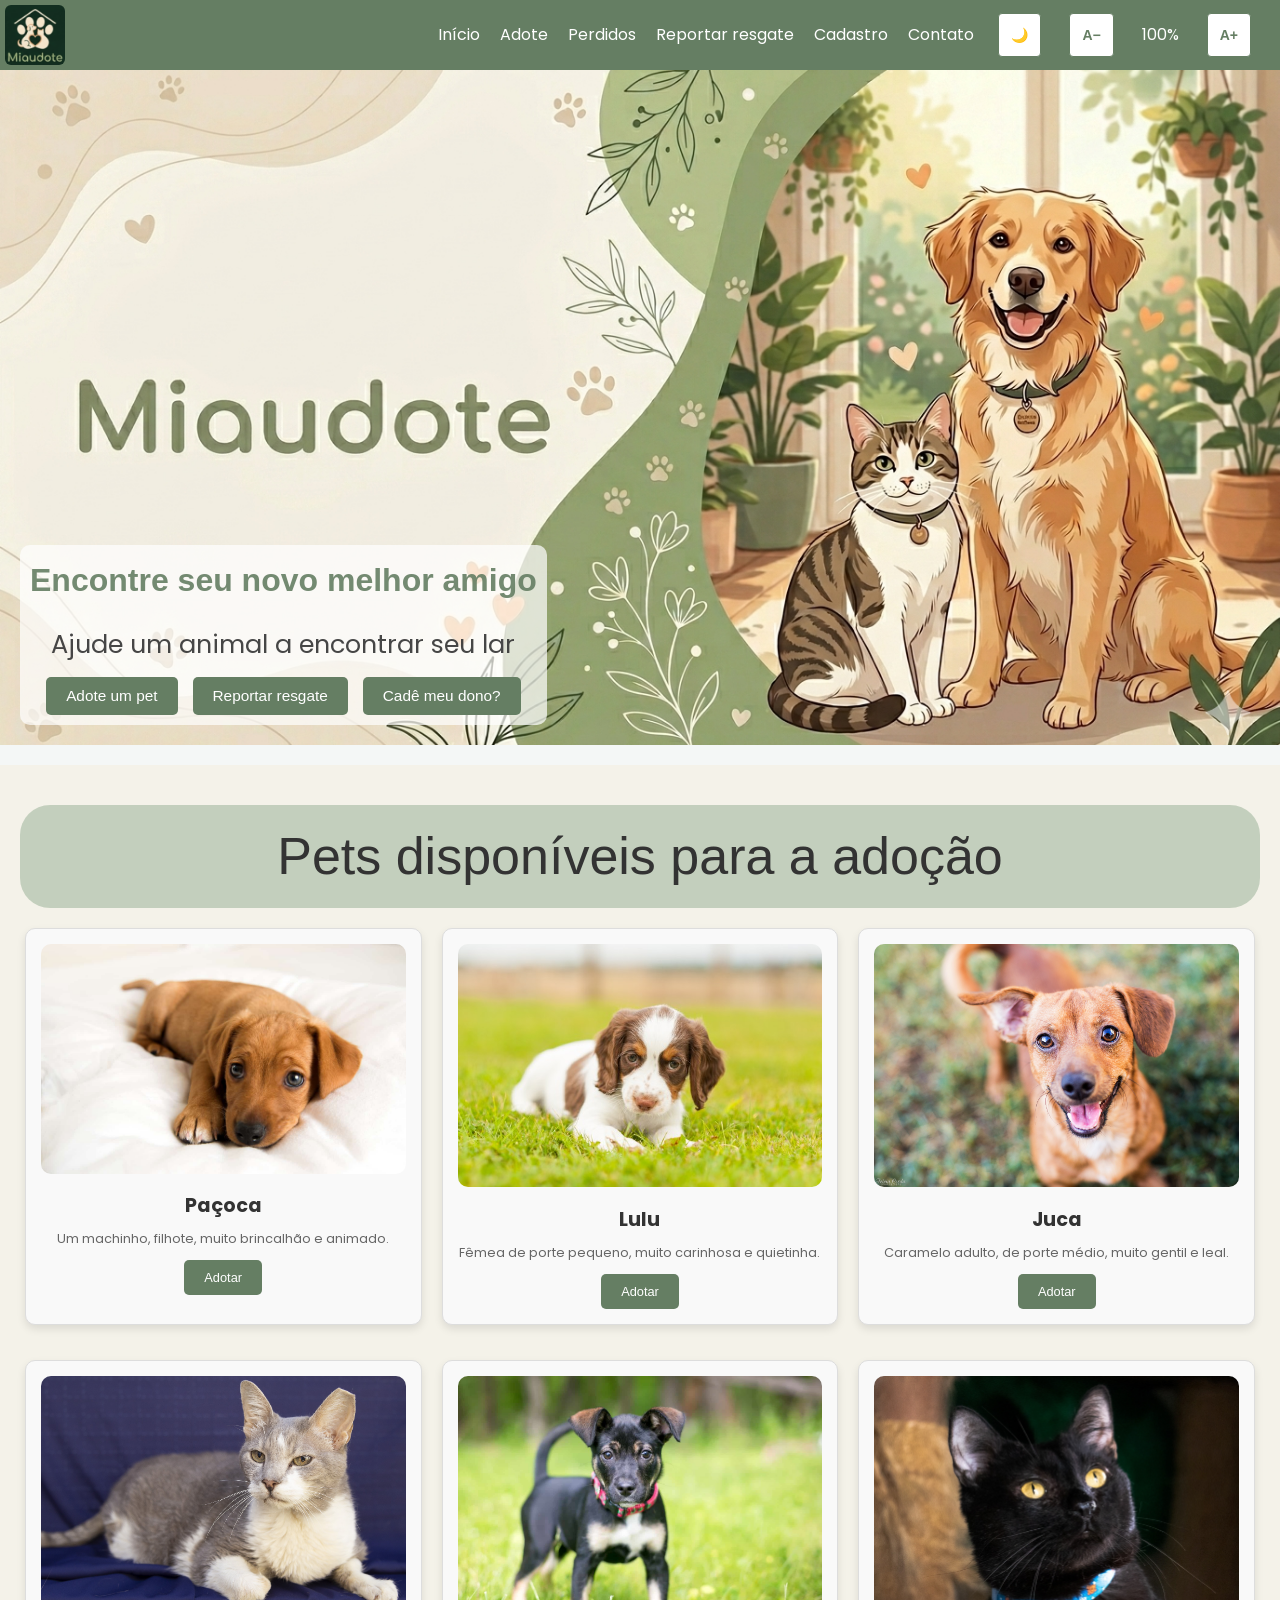
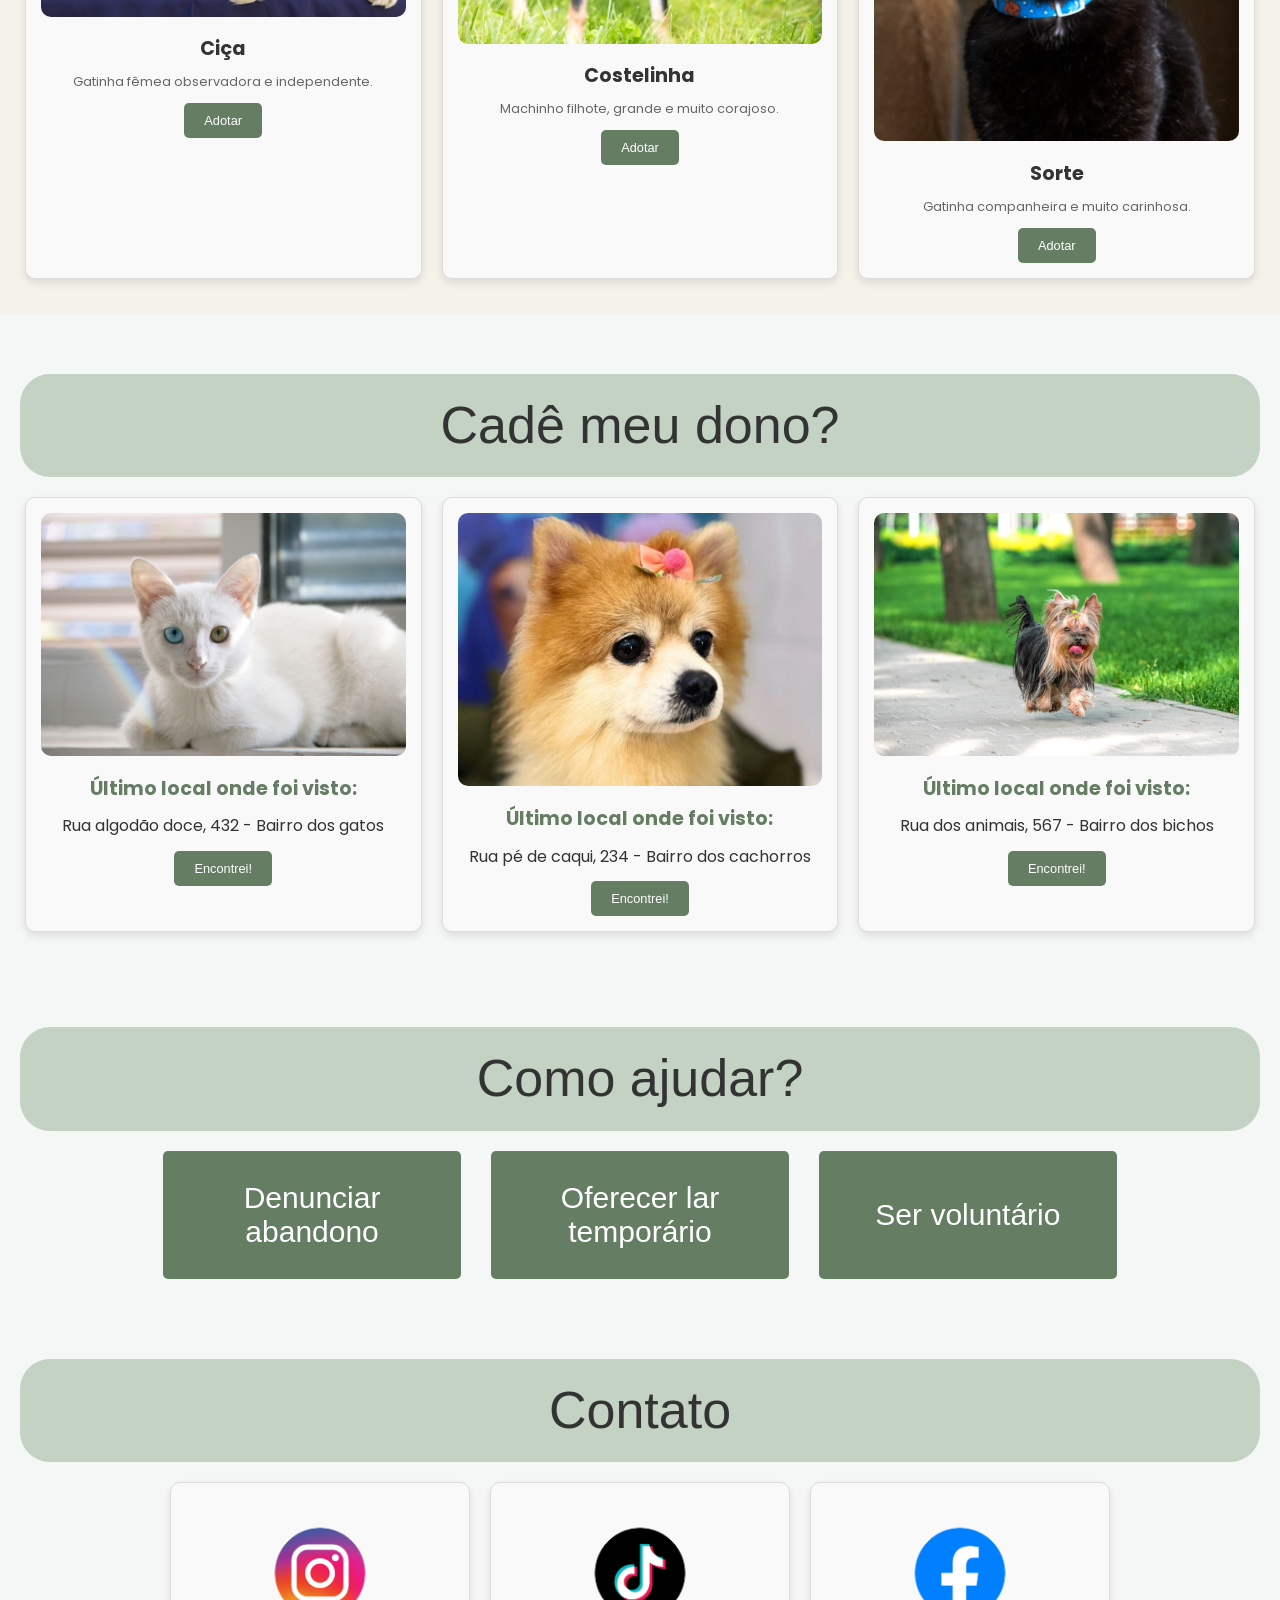
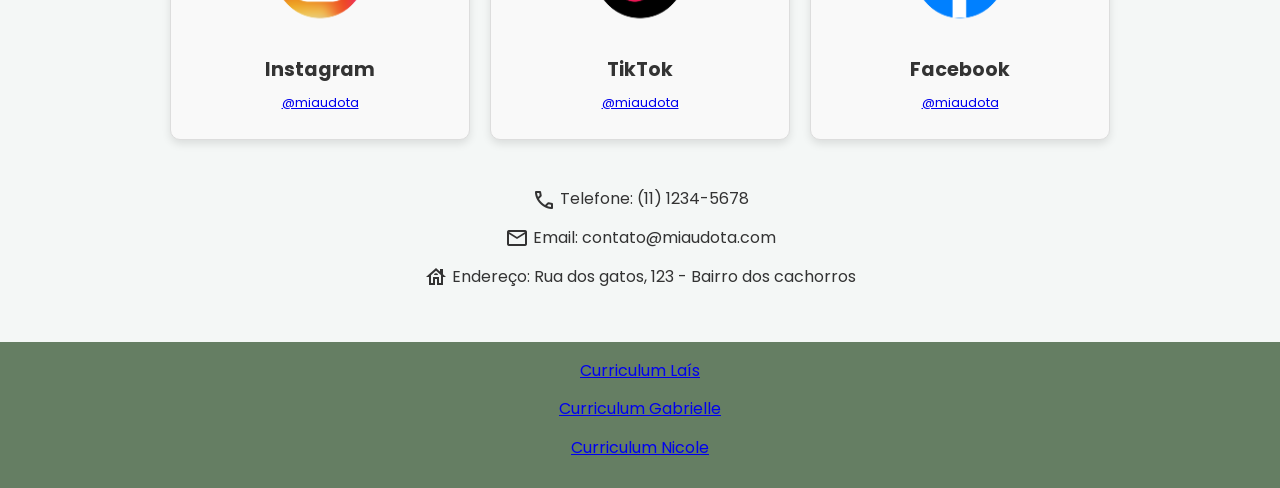
<file: index.html>
<!DOCTYPE html>
<html lang="pt-br">
<head>
    <meta charset="UTF-8">
    <meta name="viewport" content="width=device-width, initial-scale=1.0">
    <link rel="stylesheet" href="style.css">
    <link rel="stylesheet" href="acessibilidade.css">
    <link rel="stylesheet" href="https://fonts.googleapis.com/css2?family=Material+Symbols+Outlined:opsz,wght,FILL,GRAD@20..48,100..700,0..1,-50..200&icon_names=call,house,mail" />
    <title>Miaudota</title>
</head>
<body>
<!--cabeçalho/menu-->
  <header>
    <img class="logo" src="imagens/logo2.png" alt="Miaudota">
    <nav>
      <ul>
        <li><a href="#inicio">Início</a></li>
        <li><a href="#adote">Adote</a></li>
        <li><a href="#perdidos">Perdidos</a></li>
        <li><a href="cadastro.html">Reportar resgate</a></li>
        <li><a href="cadastro.html">Cadastro</a></li>
        <li><a href="#contato">Contato</a></li>
        <li><button class="btn-acessibilidade" onclick="alternarTema()" id="btn-tema" aria-label="Alternar tema claro/escuro e alto contraste">🌙</button></li>
        <li><button class="btn-acessibilidade" onclick="diminuirFonte()" aria-label="Diminuir tamanho da fonte">A−</button></li>
        <li><span id="status-fonte" style="margin: 0 4px; color: white;">100%</span></li>
        <li><button class="btn-acessibilidade" onclick="aumentarFonte()" aria-label="Aumentar tamanho da fonte">A+</button></li>
     </ul>
    </nav>
  </header>
<!--Seção 1-->
  <section id="inicio" class="secao1">
    <div class ="conteudo-secao1">
      <h1>Encontre seu novo melhor amigo</h1>
      <p>Ajude um animal a encontrar seu lar</p>
      <div class="botoessecao1">
        <button onclick="document.getElementById('adote').scrollIntoView({behavior: 'smooth'})">Adote um pet</button>
        <button onclick="window.location.href='cadastro.html'">Reportar resgate</button>
        <button onclick="document.getElementById('perdidos').scrollIntoView({behavior: 'smooth'})">Cadê meu dono?</button>
      </div>
    </div>
  </section>
<!--Seção 2-->
  <section id="adote" class="secao2">
    <h2 class="titulosecao2">Pets disponíveis para a adoção</h2>
    <div class="divCards">
      <div class="card">
        <img src="imagens/adotar01.jpg" alt="Animal 1" width="200" height="150">
        <h3>Paçoca</h3>
        <p>Um machinho, filhote, muito brincalhão e animado.</p>
        <button onclick="document.getElementById('contato').scrollIntoView({behavior: 'smooth'})">Adotar</button>
      </div>
      <div class="card">
        <img src="imagens/adotar02.jpg" alt="Animal 2">
        <h3>Lulu</h3>
        <p>Fêmea de porte pequeno, muito carinhosa e quietinha.</p>
        <button onclick="document.getElementById('contato').scrollIntoView({behavior: 'smooth'})">Adotar</button>
      </div>
      <div class="card">
        <img src="imagens/adotar03.jpg" alt="Animal 3">
        <h3>Juca</h3>
        <p>Caramelo adulto, de porte médio, muito gentil e leal.</p>
        <button onclick="document.getElementById('contato').scrollIntoView({behavior: 'smooth'})">Adotar</button>
      </div>
      <div class="card">
        <img src="imagens/adotar04.jpg" alt="Animal 4">
        <h3>Ciça</h3>
        <p>Gatinha fêmea observadora e independente.</p>
        <button onclick="document.getElementById('contato').scrollIntoView({behavior: 'smooth'})">Adotar</button>
      </div>
      <div class="card">
        <img src="imagens/adotar05.jpg" alt="Animal 5">
        <h3>Costelinha</h3>
        <p>Machinho filhote, grande e muito corajoso.</p>
        <button onclick="document.getElementById('contato').scrollIntoView({behavior: 'smooth'})">Adotar</button>
      </div>
      <div class="card">
        <img src="imagens/adotar08.jpg" alt="Animal 6 ">
        <h3>Sorte</h3>
        <p>Gatinha companheira e muito carinhosa.</p>
        <button onclick="document.getElementById('contato').scrollIntoView({behavior: 'smooth'})">Adotar</button>
      </div>
    </div>
  </section>
<!--Seção 3-->
  <section id="perdidos" class="secao3">
    <h2 class="titulo-secao3">Cadê meu dono?</h2>
    <div class="divCards">
      <div class="card">
        <img src="imagens/adotar07.jpg" alt="Perdido 1">
        <h3>Último local onde foi visto:</h3>
        <p>Rua algodão doce, 432 - Bairro dos gatos</p>
        <button onclick="document.getElementById('contato').scrollIntoView({behavior: 'smooth'})">Encontrei!</button>
      </div>
      <div class="card">
        <img src="imagens/adotar06.jpg" alt="Perdido 2">
        <h3>Último local onde foi visto:</h3>
        <p>Rua pé de caqui, 234 - Bairro dos cachorros</p>
        <button onclick="document.getElementById('contato').scrollIntoView({behavior: 'smooth'})">Encontrei!</button>
      </div>
      <div class="card">
        <img src="imagens/adotar09.jpg" alt="Perdido 3">
        <h3>Último local onde foi visto:</h3>
        <p>Rua dos animais, 567 - Bairro dos bichos</p>
        <button onclick="document.getElementById('contato').scrollIntoView({behavior: 'smooth'})">Encontrei!</button>
      </div>
    </div>
  </section>
  <!--seção 4-->
  <section id="resgate" class="secao4">
    <h2 class="titulo-secao4">Como ajudar?</h2>
    <div class="botoessecao4">
        <button onclick="window.location.href='cadastro.html'">Denunciar abandono</button>
        <button onclick="document.getElementById('contato').scrollIntoView({behavior: 'smooth'})">Oferecer lar temporário</button>
        <button onclick="document.getElementById('contato').scrollIntoView({behavior: 'smooth'})">Ser voluntário</button>
    </div>
  </section>
  <section id="contato" class="secao5">
    <h2 class="titulosecao5">Contato</h2>
    <div class="divCards">
      <div class="card">
        <img src="imagens/iconinstagram.png" alt="Instagram" width="150" height="150">
        <h3>Instagram</h3>
        <p><a href="https://www.instagram.com" target="_blank">@miaudota</a></p>
      </div>
      <div class="card">
        <img src="imagens/icontiktok.png" alt="TikTok" width="150" height="150">
        <h3>TikTok</h3>
        <p><a href="https://www.tiktok.com" target="_blank">@miaudota</a></p>
      </div>
      <div class="card">
        <img src="imagens/iconfacebook.png" alt="Facebook" width="150" height="150">
        <h3>Facebook</h3>
        <p><a href="https://www.facebook.com" target="_blank">@miaudota</a></p>
      </div>
    </div>
    <div class="contatos">
      <p><span class="material-symbols-outlined">call</span>Telefone: (11) 1234-5678</p>
      <p><span class="material-symbols-outlined">mail</span>Email: contato@miaudota.com</p>
      <p><span class="material-symbols-outlined">house</span>Endereço: Rua dos gatos, 123 - Bairro dos cachorros</p>
    </div>
  </section>
  <footer>
    <p><a href="https://rochalais.github.io/front_end/" target="_blank">Curriculum Laís</a></p>
    <p><a href="https://brieossa-dev.github.io/briossa-dev.github.io/" target="_blank">Curriculum Gabrielle</a></p>
    <p><a href="https://niicolegimenez.github.io/NicoleGimenez.github.io/" target="_blank">Curriculum Nicole</a></p>
  </footer>
  
  <script src="codigo.js"></script>
</body>
</html>
</file>
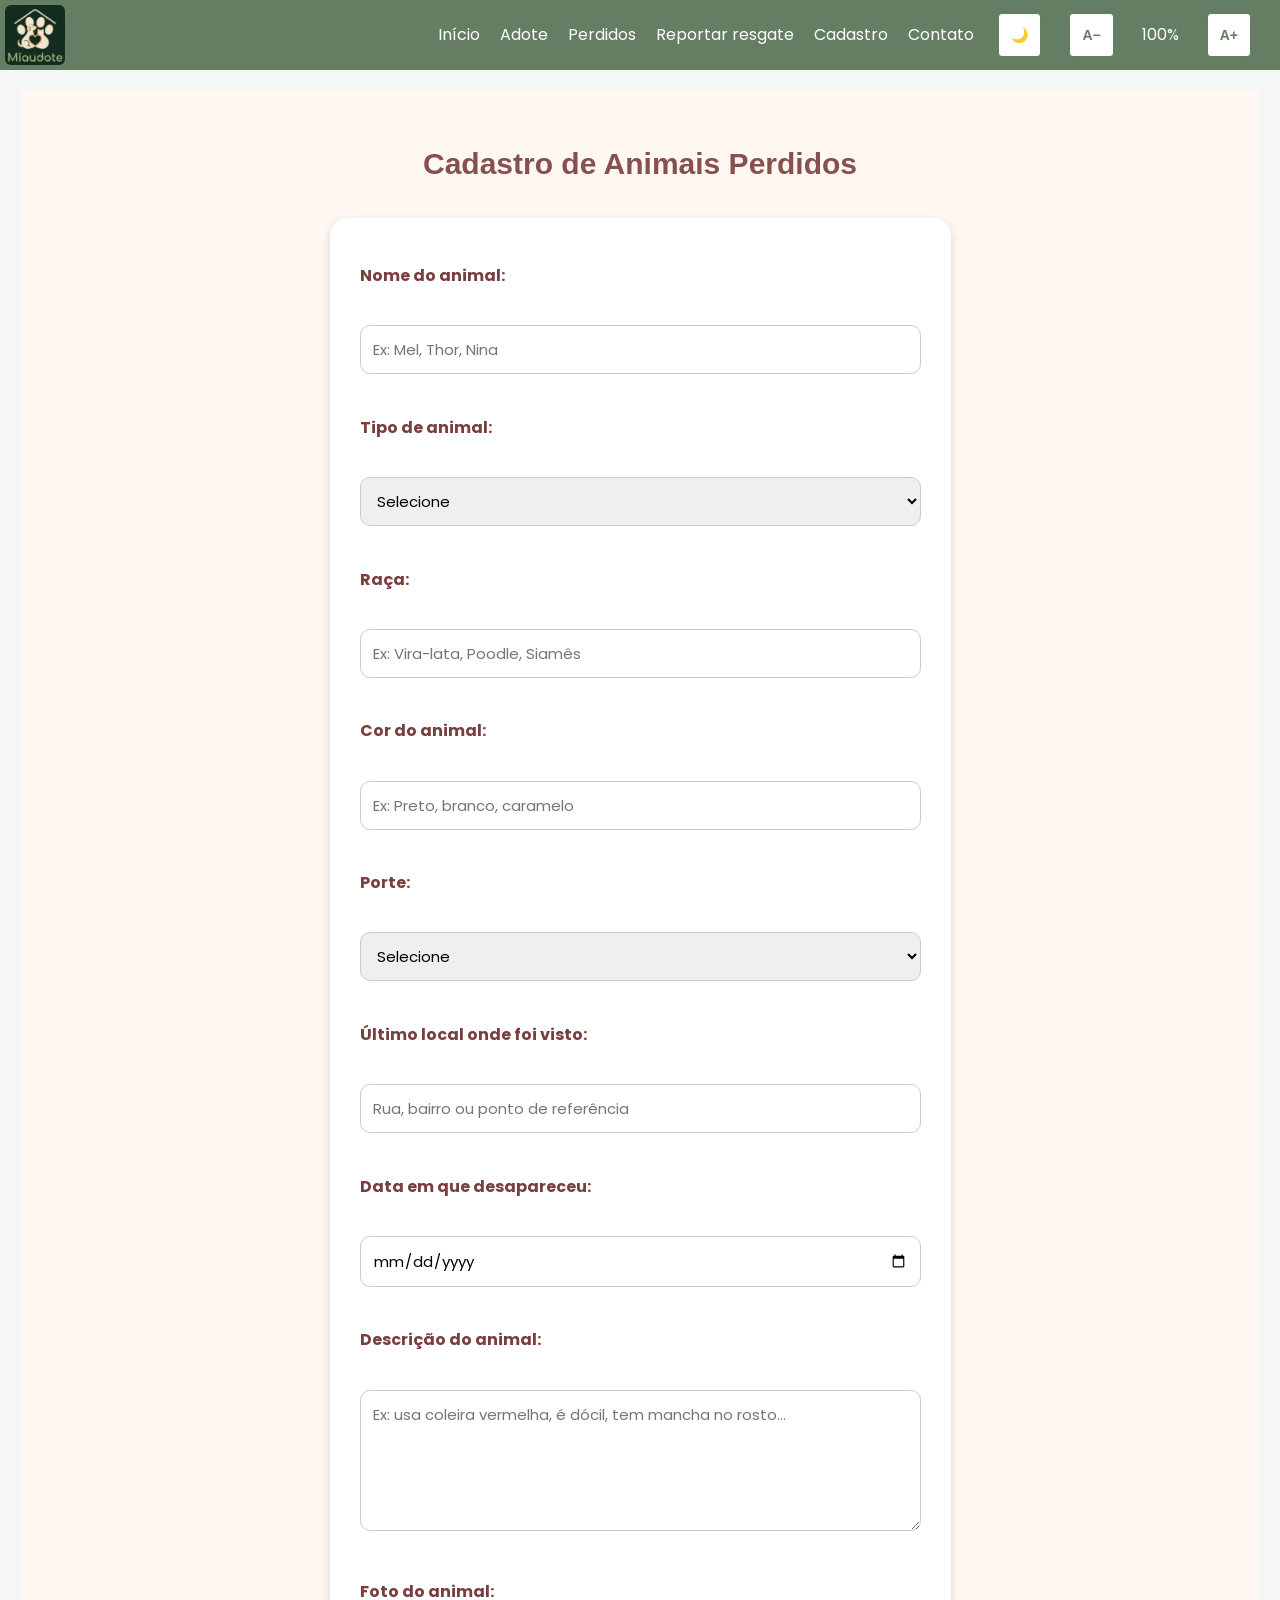
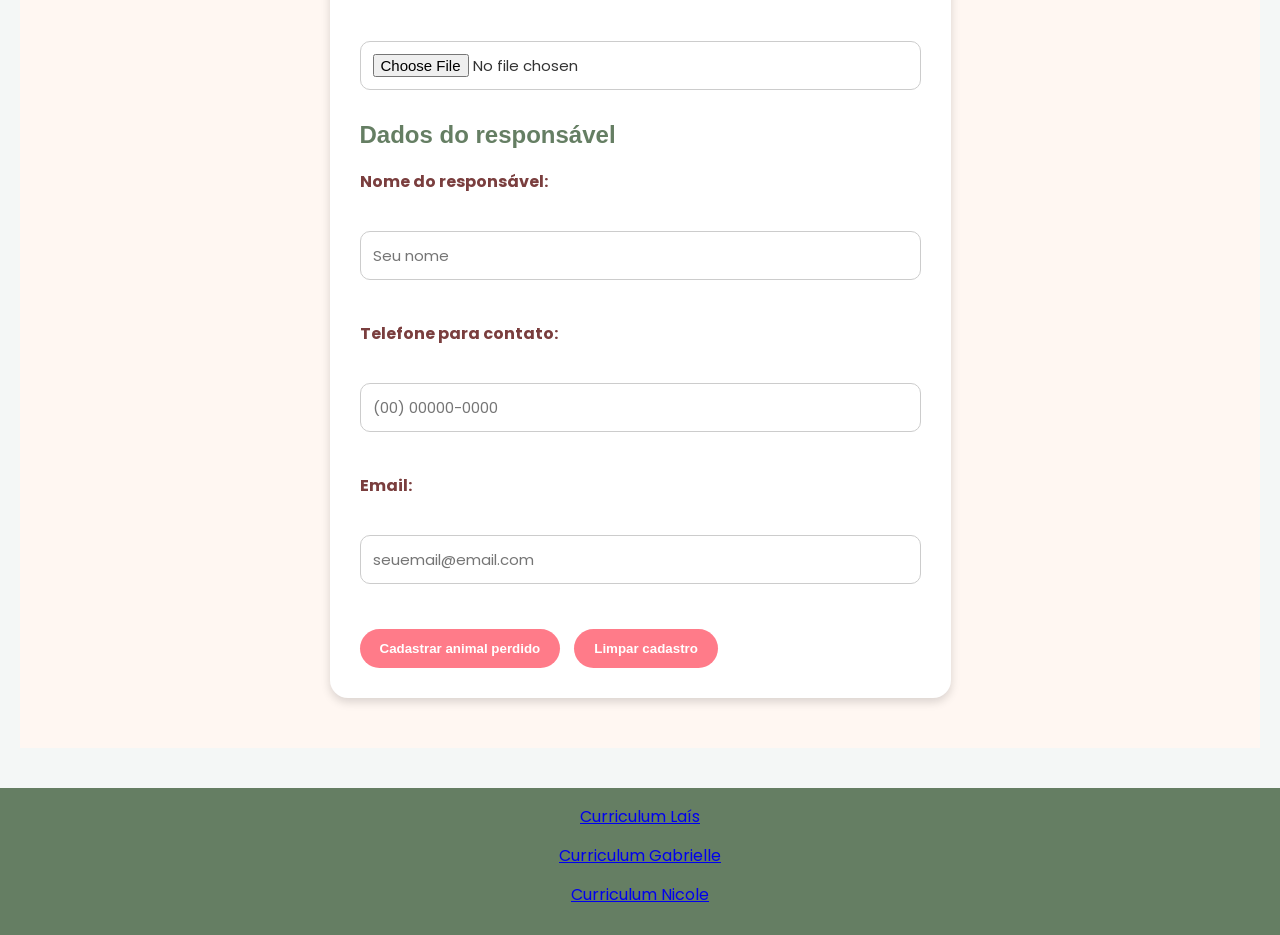
<file: cadastro.html>
<!DOCTYPE html>
<html lang="pt-br">
<head>
    <meta charset="UTF-8">
    <meta name="viewport" content="width=device-width, initial-scale=1.0">
    <link rel="stylesheet" href="style.css">
    <link rel="stylesheet" href="cadastro.css">
    <link rel="stylesheet" href="acessibilidade.css">
    <title>Cadastro</title>
</head>
<body>
  <header>
    <img class="logo" src="imagens/logo2.png" alt="Miaudota">
    <nav>
      <ul>
        <li><a href="index.html">Início</a></li>
        <li><a href="index.html#adote">Adote</a></li>
        <li><a href="index.html#perdidos">Perdidos</a></li>
        <li><a href="index.html#resgate">Reportar resgate</a></li>
        <li><a href="cadastro.html">Cadastro</a></li>
        <li><a href="index.html#contato">Contato</a></li>
        <li><button class="btn-acessibilidade" onclick="alternarTema()" id="btn-tema" aria-label="Alternar tema claro/escuro e alto contraste">🌙</button></li>
        <li><button class="btn-acessibilidade" onclick="diminuirFonte()" aria-label="Diminuir tamanho da fonte">A−</button></li>
        <li><span id="status-fonte" style="margin: 0 4px; color: white;">100%</span></li>
        <li><button class="btn-acessibilidade" onclick="aumentarFonte()" aria-label="Aumentar tamanho da fonte">A+</button></li>
     </ul>
    </nav>
  </header>
  <main>
  <section id="cadastroAnimal">
    <h1>Cadastro de Animais Perdidos</h1>
    <form action="login.html">
      <div>
        <label for="nomeAnimal">Nome do animal:</label><br>
        <input type="text" id="nomeAnimal" name="nomeAnimal" placeholder="Ex: Mel, Thor, Nina">
      </div>
      <br>
      <div>
        <label for="tipoAnimal">Tipo de animal:</label><br>
        <select id="tipoAnimal" name="tipoAnimal">
          <option value="">Selecione</option>
          <option value="cachorro">Cachorro</option>
          <option value="gato">Gato</option>
          <option value="outro">Outro</option>
        </select>
      </div>
      <br>
      <div>
        <label for="raca">Raça:</label><br>
        <input type="text" id="raca" name="raca" placeholder="Ex: Vira-lata, Poodle, Siamês">
      </div>
      <br>
      <div>
        <label for="cor">Cor do animal:</label><br>
        <input type="text" id="cor" name="cor" placeholder="Ex: Preto, branco, caramelo">
      </div>
      <br>
      <div>
        <label for="porte">Porte:</label><br>
        <select id="porte" name="porte">
          <option value="">Selecione</option>
          <option value="pequeno">Pequeno</option>
          <option value="medio">Médio</option>
          <option value="grande">Grande</option>
        </select>
      </div>
      <br>
      <div>
        <label for="localPerdido">Último local onde foi visto:</label><br>
        <input type="text" id="localPerdido" name="localPerdido" placeholder="Rua, bairro ou ponto de referência">
      </div>
      <br>
      <div>
        <label for="dataPerdido">Data em que desapareceu:</label><br>
        <input type="date" id="dataPerdido" name="dataPerdido">
      </div>
      <br>
      <div>
        <label for="descricao">Descrição do animal:</label><br>
        <textarea id="descricao" name="descricao" rows="5" cols="40" placeholder="Ex: usa coleira vermelha, é dócil, tem mancha no rosto..."></textarea>
      </div>
      <br>
      <div>
        <label for="fotoAnimal">Foto do animal:</label><br>
        <input type="file" id="fotoAnimal" name="fotoAnimal">
      </div>
      <br>
      <h2>Dados do responsável</h2>
      <div>
        <label for="nomeResponsavel">Nome do responsável:</label><br>
        <input type="text" id="nomeResponsavel" name="nomeResponsavel" placeholder="Seu nome">
      </div>

      <br>
      <div>
        <label for="telefone">Telefone para contato:</label><br>
        <input type="tel" id="telefone" name="telefone" placeholder="(00) 00000-0000">
      </div>
      <br>
      <div>
        <label for="email">Email:</label><br>
        <input type="email" id="email" name="email" placeholder="seuemail@email.com">
      </div>
      <br>
      <button type="submit">Cadastrar animal perdido</button>
      <button type="reset">Limpar cadastro</button>
    </form>
  </section>
  </main>
  <footer>
    <p><a href="https://rochalais.github.io/front_end/" target="_blank">Curriculum Laís</a></p>
    <p><a href="https://brieossa-dev.github.io/briossa-dev.github.io/" target="_blank">Curriculum Gabrielle</a></p>
    <p><a href="https://niicolegimenez.github.io/NicoleGimenez.github.io/" target="_blank">Curriculum Nicole</a></p>
  </footer>
  
  <script src="codigo.js"></script>
</body>
</html>
</file>
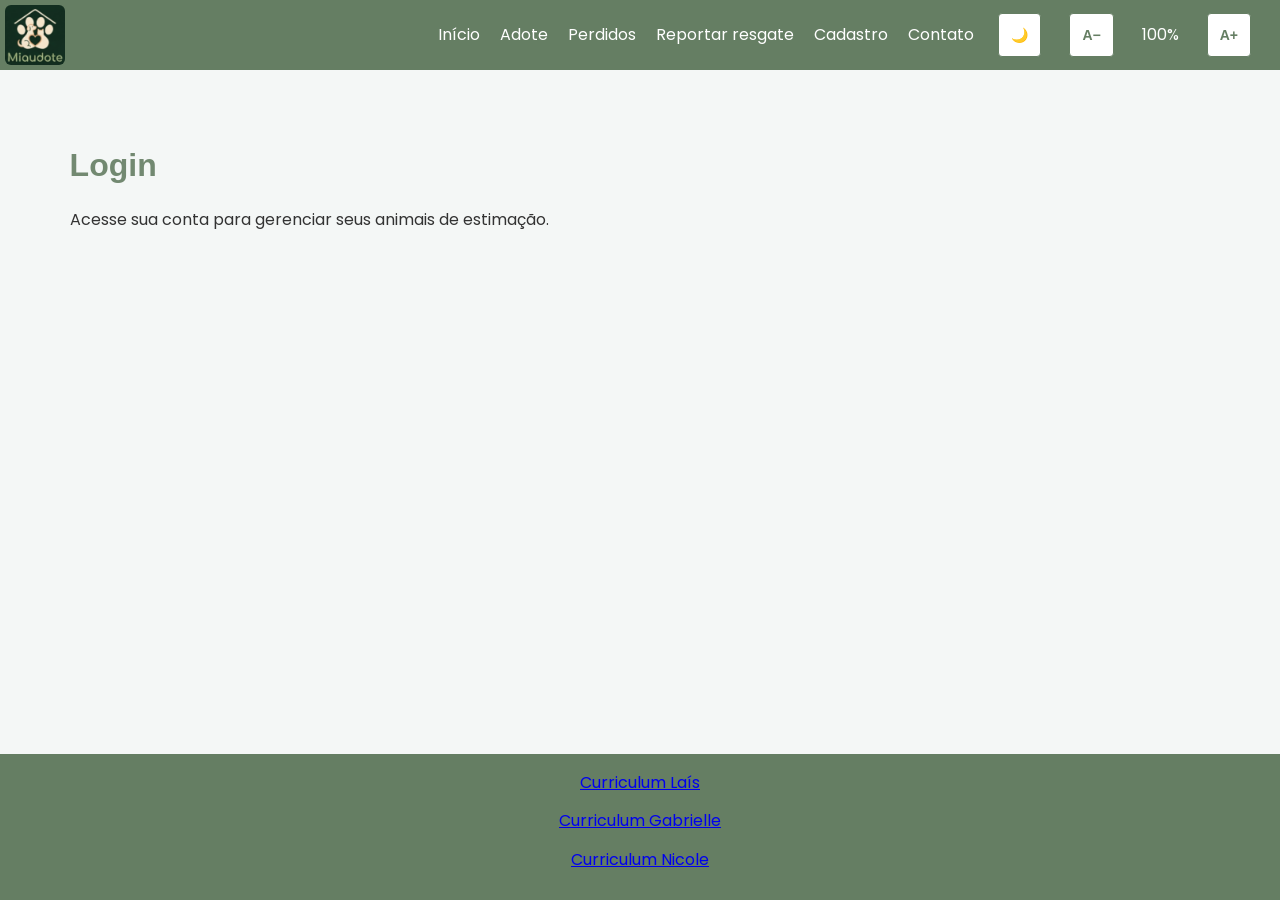
<file: login.html>
<!DOCTYPE html>
<html lang="pt-br">
<head>
    <meta charset="UTF-8">
    <meta name="viewport" content="width=device-width, initial-scale=1.0">
    <link rel="stylesheet" href="style.css">
    <link rel="stylesheet" href="acessibilidade.css">
    <title>Login - Miaudota</title>
</head>
<body>
  <header>
    <img class="logo" src="imagens/logo2.png" alt="Miaudota">
    <nav>
      <ul>
        <li><a href="index.html">Início</a></li>
        <li><a href="index.html#adote">Adote</a></li>
        <li><a href="index.html#perdidos">Perdidos</a></li>
        <li><a href="index.html#resgate">Reportar resgate</a></li>
        <li><a href="cadastro.html">Cadastro</a></li>
        <li><a href="index.html#contato">Contato</a></li>
        <li><button class="btn-acessibilidade" onclick="alternarTema()" id="btn-tema" aria-label="Alternar tema claro/escuro e alto contraste">🌙</button></li>
        <li><button class="btn-acessibilidade" onclick="diminuirFonte()" aria-label="Diminuir tamanho da fonte">A−</button></li>
        <li><span id="status-fonte" style="margin: 0 4px; color: white;">100%</span></li>
        <li><button class="btn-acessibilidade" onclick="aumentarFonte()" aria-label="Aumentar tamanho da fonte">A+</button></li>
     </ul>
    </nav>
  </header>
  
  <main>
    <section id="login">
      <h1>Login</h1>
      <p>Acesse sua conta para gerenciar seus animais de estimação.</p>
    </section>
  </main>
  
  <footer>
    <p><a href="https://rochalais.github.io/front_end/" target="_blank">Curriculum Laís</a></p>
    <p><a href="https://brieossa-dev.github.io/briossa-dev.github.io/" target="_blank">Curriculum Gabrielle</a></p>
    <p><a href="https://niicolegimenez.github.io/NicoleGimenez.github.io/" target="_blank">Curriculum Nicole</a></p>
  </footer>
  
  <script src="codigo.js"></script>
</body>
</html>
</file>
<file: style.css>
@import url('https://fonts.googleapis.com/css2?family=Cause:wght@400;700&family=Poppins:wght@100;400&display=swap');
*{
  margin: 0;
  padding: 0;
  box-sizing: border-box;
}

h1 {
  font-family: "Cause", sans-serif;
  font-size: 3vw;
  color: #657E63;
  opacity: 0.9;
  margin-bottom: 5px;
}

h2 {
  font-family: "Cause", sans-serif;
}

body {
  font-family: "Poppins", sans-serif;
  background-color: #F4F2E9;
  color: #333;
}

header {
  background-color: #657E63;
  width: 100%;
  padding: 5px;
  display: flex;
  align-items: center;
  justify-content: space-between;
}

header ul {
  list-style: none;
  display: flex;
  gap: 20px;
  margin-right: 20px;
  background-color: #657E63;
}

header a {
  color: #333;
  text-decoration: none;
}

header a:hover {
  color: #4d664d;
}

.logo {
  width: 60px;
  height: 60px;
  margin-left: 0px;
  border-radius: 10%;
}

section {
  width: 100%;
  display: flex;
  flex-direction: column;
  padding: 4%;
}

.secao1 {
  background-image: url('imagens/bannersite.png');
  background-size: cover;
  background-position: center;
  height: 75vh;
  align-items: flex-start;
  justify-content: flex-end;
  padding: 20px;
}

.secao1 .conteudo-secao1 {
  display: flex;
  flex-direction: column;
  justify-content: flex-start;
  align-items: center;
  background-color: rgba(255, 255, 255, 0.7);
  border-radius: 10px;
  padding: 10px;
}

.secao1 p {
  font-size: 2vw;
  color: #333;
  opacity: 0.9;
  margin-bottom: 10px;
}

.secao1 .botoessecao1 {
  display: flex;
  flex-direction: row;
  gap: 15px;
  align-items: center;
}

.secao1 .botoessecao1 button {
  padding: 10px 20px;
  font-size: 1.2vw;
  color: #fff;
  background-color: #657E63;
  border: none;
  border-radius: 5px;
  cursor: pointer;
  transition: background-color 0.3s ease;
}

.secao1 .botoessecao1 button:hover {
  background-color: #4d664d;
  opacity: 1;
}

  .titulosecao2 {
    font-size: 52px;
    font-weight: 500;
    color: #333;
    text-align: center;
    background-color: rgba(148, 173, 146, 0.5);
    border-radius: 30px;
    padding: 10px 30px ;
    margin: 20px 0;
    width: 100%;
}

.secao2 {
  align-items: center;
  background-color: #F4F2E9;
  padding: 20px;
}

.secao2 .divCards {
  display: flex;
  flex-wrap: wrap;
  gap: 20px;
  justify-content: center;
  flex-direction: row;
}

.secao2 .divCards .card {
  background-color: #f9f9f9;
  border-radius: 10px;
  box-shadow: 0 4px 8px rgba(0, 0, 0, 0.1);
  width: 32%;
  padding: 15px;
  text-align: center;
  justify-content: center;
}

.secao2 .divCards .card img {
  width: 100%;
  height: auto;
  border-radius: 10px;
  margin-bottom: 10px;
  max-width: 500px;
}

.secao2 .divCards .card h3 {
  font-size: 1.5vw;
  color: #333;
  margin-bottom: 5px;
}

.secao2 .divCards .card p {
  font-size: 1vw;
  color: #666;
  margin-bottom: 10px;
}

.secao2 .divCards .card button {
  padding: 10px 20px;
  font-size: 1vw;
  color: #fff;
  background-color: #657E63;
  border: none;
  border-radius: 5px;
  cursor: pointer;
}

.secao2 .divCards .card button:hover {
  background-color: #4d664d;
  opacity: 1;
}

.secao3 {
  padding: 20px;
}

.secao3 .titulo-secao3 {
  font-size: 52px;
  font-weight: 500;
  color: #333;
  text-align: center;
  background-color: rgba(148, 173, 146, 0.5);
  border-radius: 30px;
  padding: 10px 30px;
  margin: 20px 0;
  width: 100%;
}

.secao3 .divCards {
  display: flex;
  flex-wrap: wrap;
  gap: 20px;
  justify-content: center;
  flex-direction: row;
}

.secao3 .card {
  background-color: #f9f9f9;
  border-radius: 10px;
  box-shadow: 0 4px 8px rgba(0, 0, 0, 0.1);
  width: 32%;
  padding: 15px;
  text-align: center;
  justify-content: center;
}

.secao3 .card img {
  width: 100%;
  height: auto;
  border-radius: 10px;
  margin-bottom: 10px;
  max-width: 500px;
}

.secao3 .card button {
  padding: 10px 20px;
  font-size: 1vw;
  color: #fff;
  background-color: #657E63;
  border: none;
  border-radius: 5px;
  cursor: pointer;
}

.secao3 .card button:hover {
  background-color: #4d664d;
  opacity: 1;
}

.secao4 {
  padding: 20px;
  align-items: center;
}

.secao4 .titulo-secao4 {
  font-size: 52px;
  font-weight: 500;
  color: #333;
  text-align: center;
  background-color: rgba(148, 173, 146, 0.5);
  border-radius: 30px;
  padding: 10px 30px;
  margin: 20px 0;
  width: 100%;
}

.secao4 .botoessecao4 {
  display: flex;
  justify-content: center;
  gap: 30px;
  flex-direction: row;
}

.secao4 .botoessecao4 button {
  padding: 30px 20px;
  font-size: 30px;
  color: #fff;
  background-color: #657E63;
  border: none;
  border-radius: 5px;
  cursor: pointer;
  width: 32%;
}

.secao4 .botoessecao4 button:hover {
  background-color: #4d664d;
  opacity: 1;
}

.secao5 {
  padding: 20px;
  align-items: center;
}

.secao5 .titulosecao5 {
  font-size: 52px;
  font-weight: 500;
  color: #333;
  text-align: center;
  background-color: rgba(148, 173, 146, 0.5);
  border-radius: 30px;
  padding: 10px 30px;
  margin: 20px 0;
  width: 100%;
}

.secao5 .divCards {
  display: flex;
  gap: 20px;
  justify-content: center;
  flex-direction: row;
  margin-bottom: 30px;
}

.secao5 .divCards .card {
  background-color: #f9f9f9;
  border-radius: 10px;
  box-shadow: 0 4px 8px rgba(0, 0, 0, 0.1);
  width: 300px;
  padding: 15px;
  text-align: center;
  justify-content: center;
}

.secao5 .divCards .card h3 {
  font-size: 1.5vw;
  color: #333;
  margin-bottom: 5px;
}

.secao5 .divCards .card p {
  font-size: 1vw;
  color: #666;
  margin-bottom: 10px;
}

.secao5 .contatos {
  display: flex;
  flex-direction: column;
  align-items: center;
}

.secao5 .contatos p {
  display: flex;
  align-items: center;
  gap: 4px;
}
</file>
<file: acessibilidade.css>
:root {
    --cor-fundo: #f4f7f6;
    --cor-texto: #333;
    --cor-primaria: #657E63;
    --cor-secundaria: #8bae7a;
    --cor-branco: #ffffff;
    --cor-texto-claro: #ffffff;
}

body.dark {
    --cor-fundo: #1a1a1a;
    --cor-texto: #e4e4e4;
    --cor-primaria: #4a7c59;
    --cor-secundaria: #8bae7a;
    --cor-branco: #1e1e1e;
}

body.contraste-7-1 {
    background-color: #000000 !important;
    color: #ffff66 !important;
}

body.contraste-7-1 * {
    background-color: #000000 !important;
    color: #ffff66 !important;
    border-color: #ffff66 !important;
}

body.contraste-7-1 header {
    background-color: #111111 !important;
    color: #ffff66 !important;
}

body.contraste-7-1 footer {
    background-color: #111111 !important;
    color: #ffff66 !important;
}

body.contraste-7-1 button,
body.contraste-7-1 a {
    background-color: #000000 !important;
    color: #ffff66 !important;
    outline: 3px solid #ffff66 !important;
    outline-offset: 2px !important;
}

body.contraste-7-1 button:hover,
body.contraste-7-1 a:hover {
    background-color: #1a1a1a !important;
    outline: 3px solid #ffff00 !important;
}

body.contraste-7-1 h1,
body.contraste-7-1 h2,
body.contraste-7-1 h3 {
    color: #ffff66 !important;
}

body.contraste-7-1 input,
body.contraste-7-1 textarea,
body.contraste-7-1 select {
    background-color: #000000 !important;
    color: #ffff66 !important;
    border: 2px solid #ffff66 !important;
}

* {
    margin: 0;
    padding: 0;
    box-sizing: border-box;
}

html {
    font-size: 16px;
    transition: font-size 0.3s ease;
}

body {
    font-family: "Poppins", sans-serif;
    background-color: var(--cor-fundo);
    color: var(--cor-texto);
    line-height: 1.6;
    display: flex;
    flex-direction: column;
    min-height: 100vh;
    transition: background-color 0.3s ease, color 0.3s ease;
}

header {
    background-color: var(--cor-primaria);
    width: 100%;
    padding: 5px;
    display: flex;
    align-items: center;
    justify-content: space-between;
    transition: background-color 0.3s ease;
}

header ul {
    list-style: none;
    display: flex;
    gap: 20px;
    margin-right: 20px;
    align-items: center;
}

header a {
    color: var(--cor-texto-claro);
    text-decoration: none;
    transition: opacity 0.3s ease;
}

header a:hover {
    opacity: 0.8;
}

header button {
    background: none;
    border: none;
    font-size: 18px;
    cursor: pointer;
    padding: 5px 10px;
    border-radius: 4px;
    transition: background-color 0.3s ease;
}

header button:hover {
    background-color: rgba(0, 0, 0, 0.1);
}

.btn-acessibilidade {
    padding: 8px 12px;
    margin: 0 4px;
    border: 1px solid var(--cor-primaria);
    background-color: var(--cor-branco);
    color: var(--cor-primaria);
    border-radius: 4px;
    font-size: 14px;
    cursor: pointer;
    transition: all 0.3s ease;
    font-weight: 600;
    min-height: 44px;
}

.btn-acessibilidade:hover {
    background-color: var(--cor-primaria);
    color: var(--cor-texto-claro);
    transform: translateY(-2px);
}

.btn-acessibilidade:focus {
    outline: 3px solid var(--cor-primaria);
    outline-offset: 2px;
}

body.contraste-7-1 .btn-acessibilidade {
    background-color: #000000 !important;
    color: #ffff66 !important;
    border-color: #ffff66 !important;
}

body.contraste-7-1 .btn-acessibilidade:hover {
    background-color: #1a1a1a !important;
    color: #ffff00 !important;
}

/* Sincroniza aria-pressed com estilo (conforme PDF) */
.btn-acessibilidade[aria-pressed="true"] {
    background-color: var(--cor-primaria);
    color: var(--cor-texto-claro);
}

body.contraste-7-1 .btn-acessibilidade[aria-pressed="true"] {
    background-color: #1a1a1a !important;
    color: #ffff00 !important;
    border-color: #ffff00 !important;
}

.acessibilidade-info {
    display: flex;
    align-items: center;
    gap: 10px;
    margin-left: auto;
    font-size: 12px;
    color: var(--cor-texto-claro);
}

.acessibilidade-info span {
    background-color: rgba(0, 0, 0, 0.2);
    padding: 2px 8px;
    border-radius: 3px;
}

main {
    flex: 1;
    padding: 20px;
}

section {
    margin-bottom: 20px;
}

h1 {
    font-size: 2rem;
    color: var(--cor-primaria);
    margin-bottom: 15px;
    transition: color 0.3s ease;
}

h2 {
    font-size: 1.5rem;
    color: var(--cor-primaria);
    margin-bottom: 10px;
    transition: color 0.3s ease;
}

h3 {
    font-size: 1.2rem;
    color: var(--cor-primaria);
    margin-bottom: 8px;
    transition: color 0.3s ease;
}

p {
    margin-bottom: 10px;
    line-height: 1.8;
}

.card {
    background-color: var(--cor-branco);
    border: 1px solid #ddd;
    border-radius: 8px;
    padding: 15px;
    margin-bottom: 15px;
    transition: all 0.3s ease;
}

.card:hover {
    box-shadow: 0 4px 8px rgba(0, 0, 0, 0.1);
}

body.contraste-7-1 .card {
    background-color: #111111 !important;
    border-color: #ffff66 !important;
}

input,
textarea,
select {
    font-size: 16px;
    padding: 8px;
    border: 2px solid var(--cor-primaria);
    border-radius: 4px;
    font-family: inherit;
    min-height: 44px;
    transition: border-color 0.3s ease;
}

input:focus,
textarea:focus,
select:focus {
    outline: 3px solid var(--cor-primaria);
    outline-offset: 2px;
    border-color: var(--cor-secundaria);
}

label {
    display: block;
    margin-bottom: 5px;
    font-weight: 600;
    color: var(--cor-texto);
}

footer {
    background-color: var(--cor-primaria);
    color: var(--cor-texto-claro);
    text-align: center;
    padding: 15px;
    margin-top: auto;
    transition: background-color 0.3s ease;
}

@media (max-width: 768px) {
    header {
        flex-direction: column;
        gap: 10px;
    }
    
    header ul {
        margin-right: 0;
        justify-content: center;
        flex-wrap: wrap;
    }
    
    .acessibilidade-info {
        margin-left: 0;
        justify-content: center;
    }
    
    main {
        padding: 15px;
    }
    
    h1 {
        font-size: 1.5rem;
    }
    
    h2 {
        font-size: 1.2rem;
    }
}

@media print {
    .btn-acessibilidade,
    .acessibilidade-info {
        display: none;
    }
    
    body.contraste-7-1 {
        background-color: white !important;
        color: black !important;
    }
}
</file>
<file: cadastro.css>
#cadastroAnimal {
  background-color: #fff7f2;
  padding: 50px 8%;
  text-align: center;
}

#cadastroAnimal h1 {
  color: #7a3e3e;
  font-size: 30px;
  margin-bottom: 30px;
}

#cadastroAnimal form {
  max-width: 700px;
  margin: 0 auto;
  background-color: white;
  padding: 30px;
  border-radius: 18px;
  box-shadow: 0 4px 10px rgba(0, 0, 0, 0.15);
  text-align: left;
}

#cadastroAnimal label {
  font-weight: bold;
  color: #7a3e3e;
  display: block;
  margin-top: 15px;
}

#cadastroAnimal input,
#cadastroAnimal select,
#cadastroAnimal textarea {
  width: 100%;
  padding: 12px;
  margin-top: 6px;
  border: 1px solid #ccc;
  border-radius: 10px;
  font-size: 15px;
}

#cadastroAnimal textarea {
  resize: vertical;
}

#cadastroAnimal button {
  background-color: #ff7b89;
  color: white;
  border: none;
  padding: 12px 20px;
  border-radius: 25px;
  cursor: pointer;
  font-weight: bold;
  margin-top: 20px;
  margin-right: 10px;
}

#cadastroAnimal button:hover {
  background-color: #e85d75;
}

@media (max-width: 768px) {
  #cadastroAnimal form {
    width: 95%;
    padding: 20px;
  }
}
</file>
